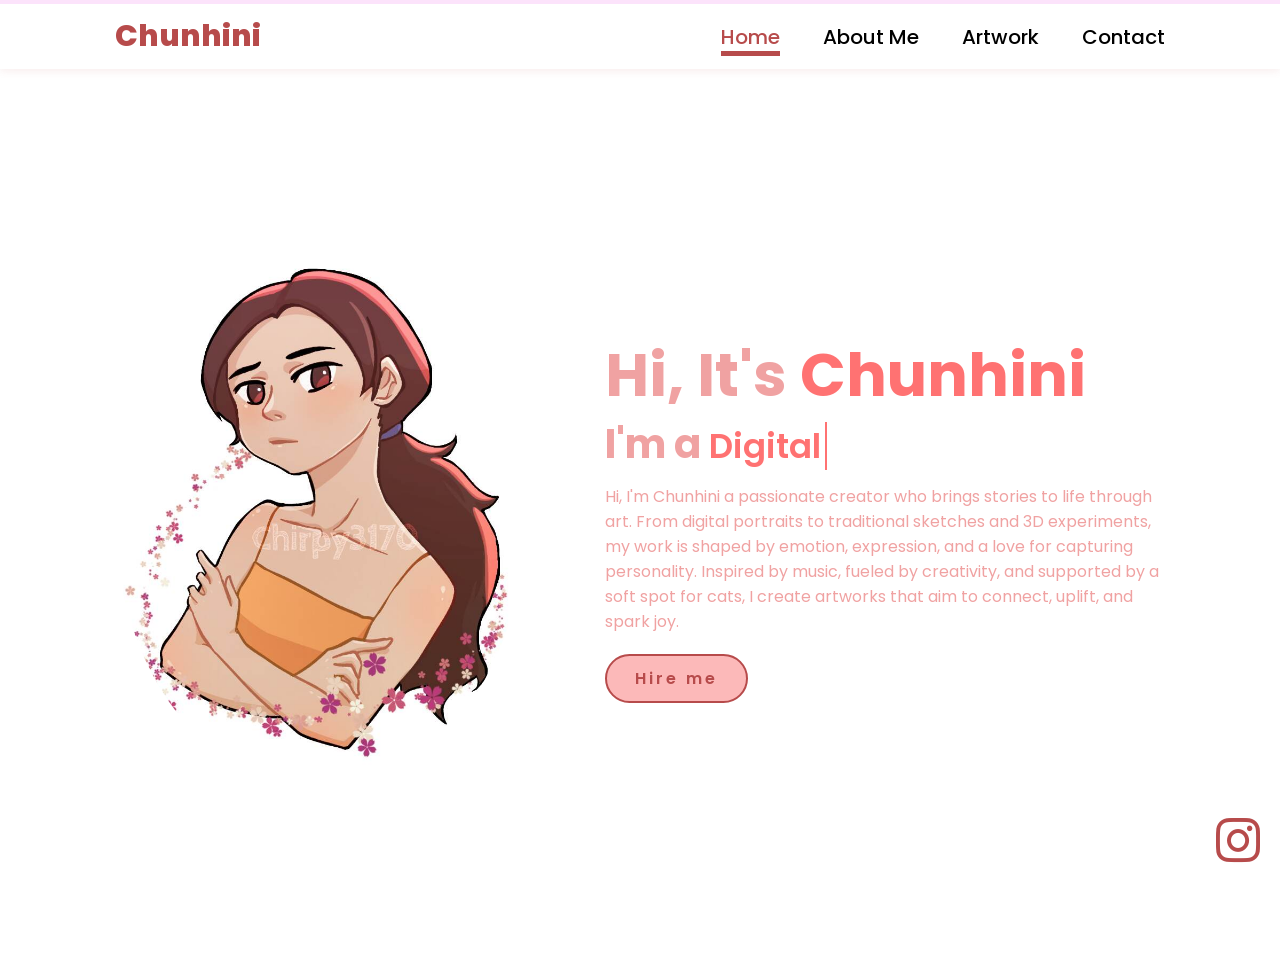
<file: index.html>
<!DOCTYPE html>
<html lang="en">
    
<head>
    <meta charset="UTF-8">
    <meta name="viewport" content="width=device-width, initial-scale=1.0">
    <link rel="stylesheet" href="https://cdnjs.cloudflare.com/ajax/libs/font-awesome/6.5.2/css/all.min.css">
    <link rel="stylesheet" href="styles.css">
    <title>Portfolio Website</title>
</head>
<body class="fade-in">
    <header>
        <a href="#" class="logo">Chunhini</a>
        <div class="hamburger">
            <span></span>
            <span></span>
            <span></span>
        </div>
        <nav>
            <a href="index.html" class="active">Home</a>
            <a href="about.html">About Me</a>
            <a href="gallery.html">Artwork</a>
            <a href="contact.html">Contact</a>
        </nav>
    </header>
    <section class="home">
        <div class="home-img">
            <img src="images/profilePic.jpg" alt="">
        </div>
        <div class="home-content">
            <h1>Hi, It's <span>Chunhini</span></h1>
            <h3>I'm a <span class="typing-text"></span></h3>
            <p>Hi, I'm Chunhini  a passionate creator who brings stories to life through art.
From digital portraits to traditional sketches and 3D experiments, my work is shaped by emotion, expression, and a love for capturing personality. Inspired by music, fueled by creativity, and supported by a soft spot for cats, I create artworks that aim to connect, uplift, and spark joy.
</p>
           
            <a href="https://www.instagram.com/chunhini/" class="btn">Hire me</a>
        </div>
    </section>

    <!-- Floating Instagram Icon -->
    <a href="https://www.instagram.com/chunhini/" class="big-ig" target="_blank">
        <i class="fa-brands fa-instagram"></i>
    </a>

    <script src="app.js"></script>

</body>
</html>
</file>
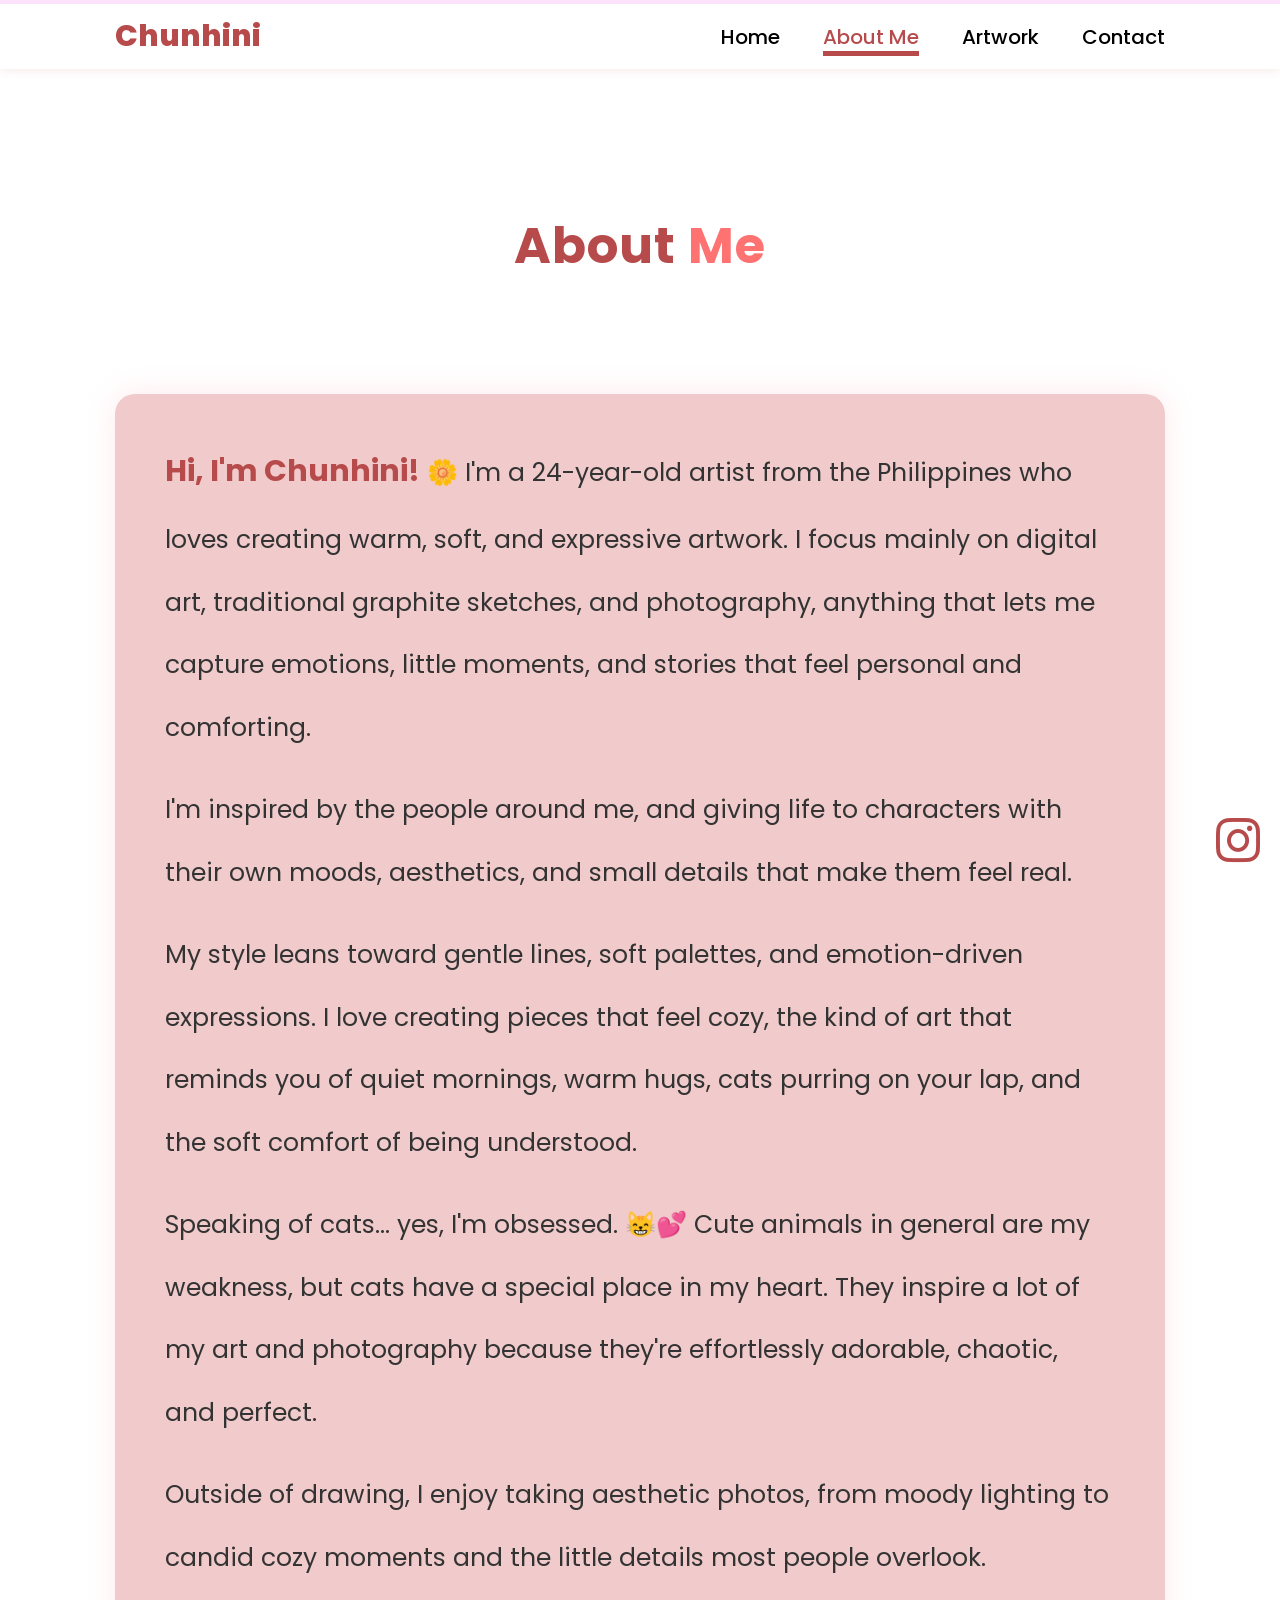
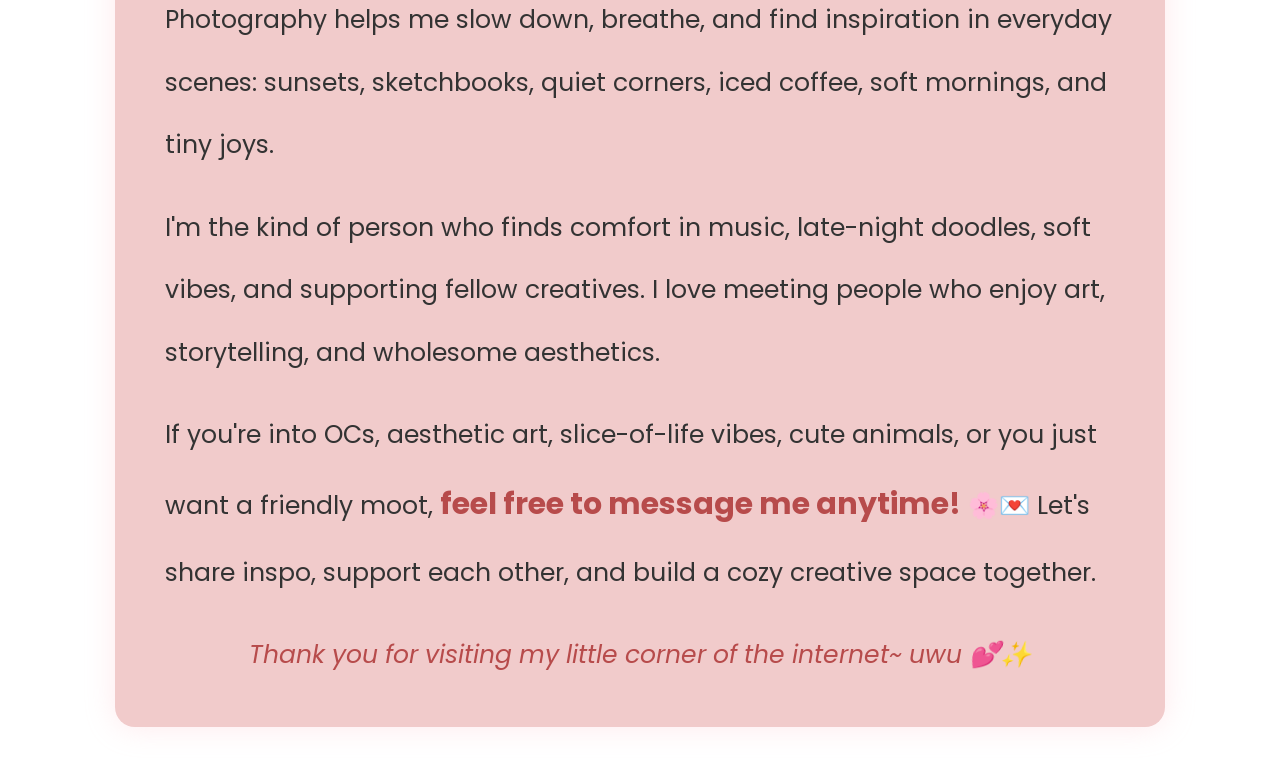
<file: about.html>
<!DOCTYPE html>
<html lang="en">
<head>
    <meta charset="UTF-8" />
    <meta name="viewport" content="width=device-width, initial-scale=1.0" />
    <link rel="stylesheet" href="styles.css" />
    <link rel="stylesheet" href="https://cdnjs.cloudflare.com/ajax/libs/font-awesome/6.5.2/css/all.min.css">
    <title>About – Chunhini</title>
</head>

<body class="fade-in">

    <header>
        <a href="index.html" class="logo">Chunhini</a>
        <div class="hamburger">
            <span></span>
            <span></span>
            <span></span>
        </div>
        <nav>
            <a href="index.html">Home</a>
            <a href="about.html" class="active">About Me</a>
            <a href="gallery.html">Artwork</a>
            <a href="contact.html">Contact</a>
        </nav>
    </header>

    <section class="home about-page">
        <div class="about-glow"></div>

        <h1 class="about-title">About <span>Me</span></h1>

        <div class="about-card">

            <p>
                <strong class="about-highlight">Hi, I'm Chunhini!</strong> 🌼  
                    I'm a 24-year-old artist from the Philippines who loves creating warm, soft, and expressive artwork.
                I focus mainly on digital art, traditional graphite sketches, and photography, anything that lets me
                capture emotions, little moments, and stories that feel personal and comforting.
            </p>

            <p style="margin-bottom: 2rem;">
                I'm inspired by the people around me, and giving life to characters with their own moods, aesthetics, and small details that make them feel real.
            </p>

            <p style="margin-bottom: 2rem;">
                My style leans toward gentle lines, soft palettes, and emotion-driven expressions. I love creating pieces
                that feel cozy, the kind of art that reminds you of quiet mornings, warm hugs, cats purring on your lap,
                and the soft comfort of being understood.
            </p>

            <p style="margin-bottom: 2rem;">
                Speaking of cats… yes, I'm obsessed. 😸💕 Cute animals in general are my weakness, but cats have a special
                place in my heart. They inspire a lot of my art and photography because they're effortlessly adorable,
                chaotic, and perfect.
            </p>

            <p style="margin-bottom: 2rem;">
                Outside of drawing, I enjoy taking aesthetic photos, from moody lighting to candid cozy moments and the
                little details most people overlook. Photography helps me slow down, breathe, and find inspiration in everyday
                scenes: sunsets, sketchbooks, quiet corners, iced coffee, soft mornings, and tiny joys.
            </p>

            <p style="margin-bottom: 2rem;">
                I'm the kind of person who finds comfort in music, late-night doodles, soft vibes, and supporting fellow
                creatives. I love meeting people who enjoy art, storytelling, and wholesome aesthetics.
            </p>

            <p>
                If you're into OCs, aesthetic art, slice-of-life vibes, cute animals, or you just want a friendly moot,
                <strong class="about-highlight">feel free to message me anytime!</strong> 🌸💌  
                Let's share inspo, support each other, and build a cozy creative space together.
            </p>

            <p style="margin-top: 2rem; font-style: italic; color:#b74b4b; text-align:center;">
                Thank you for visiting my little corner of the internet~ uwu 💕✨
            </p>

        </div>

    </section>

    <!-- Floating Instagram Icon -->
    <a href="https://www.instagram.com/chunhini/" class="big-ig" target="_blank">
        <i class="fa-brands fa-instagram"></i>
    </a>

    <script src="app.js"></script>
</body>
</html>
</file>
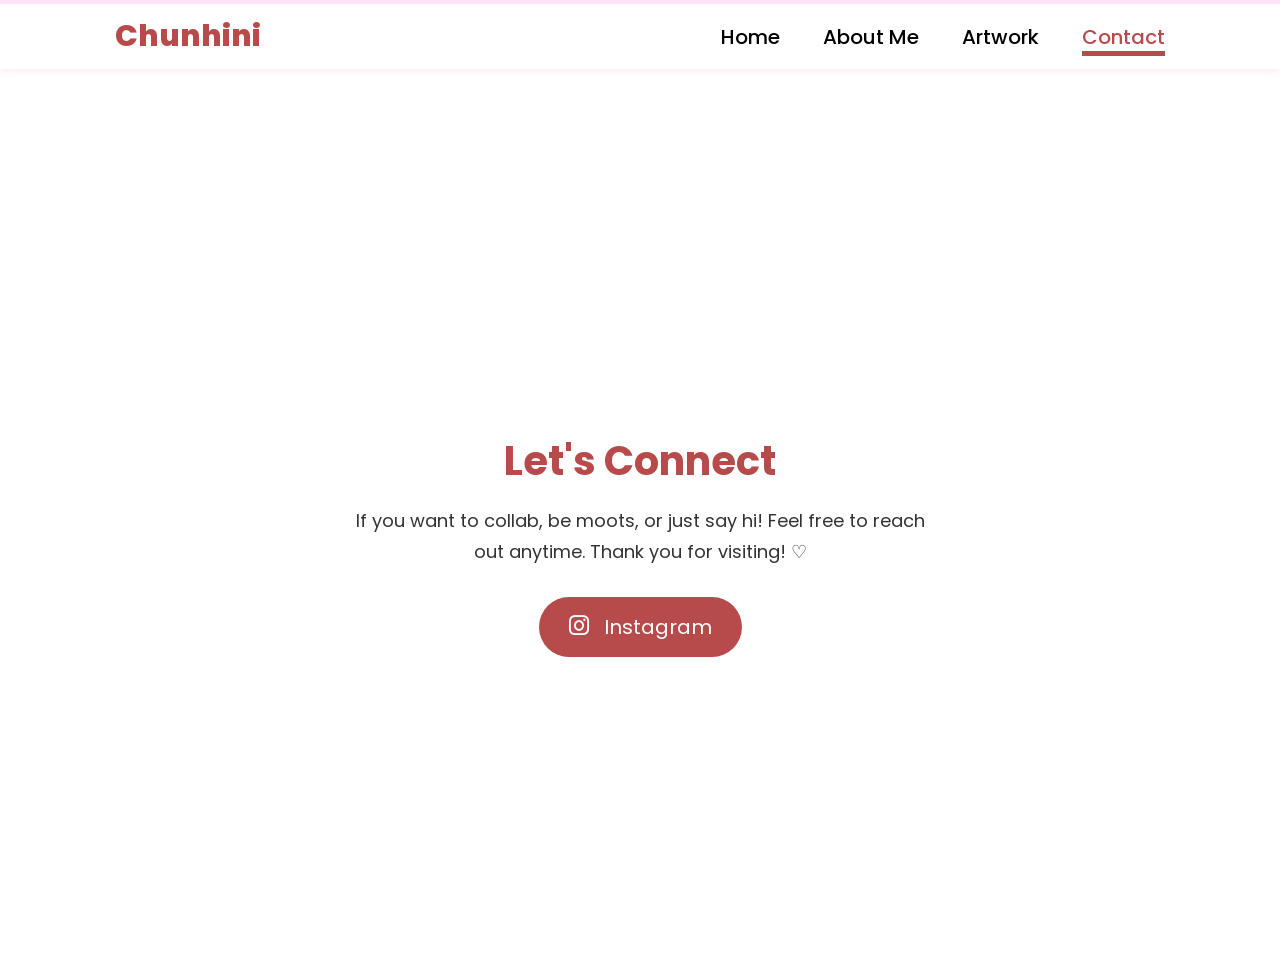
<file: contact.html>
<!DOCTYPE html>
<html lang="en">
<head>
    <meta charset="UTF-8">
    <meta name="viewport" content="width=device-width, initial-scale=1.0">
    <link rel="stylesheet" href="https://cdnjs.cloudflare.com/ajax/libs/font-awesome/6.5.2/css/all.min.css">
    <link rel="stylesheet" href="styles.css">
    <title>Connect • Chunhini</title>
</head>

<body class="fade-in">
    <header>
        <a href="index.html" class="logo">Chunhini</a>
        <div class="hamburger">
            <span></span>
            <span></span>
            <span></span>
        </div>
        <nav>
            <a href="index.html">Home</a>
            <a href="about.html">About Me</a>
            <a href="gallery.html">Artwork</a>
            <a href="contact.html" class="active">Contact</a>
        </nav>
    </header>

    <section class="contact-section">
        <div class="contact-container">
            <h1>Let's Connect</h1>

            <p class="connect-text">
                If you want to collab, be moots, or just say hi! 
                Feel free to reach out anytime.  
                Thank you for visiting! ♡
            </p>

            <a href="https://www.instagram.com/chunhini/"
               target="_blank"
               class="insta-btn">
               <i class="fa-brands fa-instagram"></i> Instagram
            </a>

        </div>
    </section>
<script src="app.js"></script>

</body>
</html>
</file>
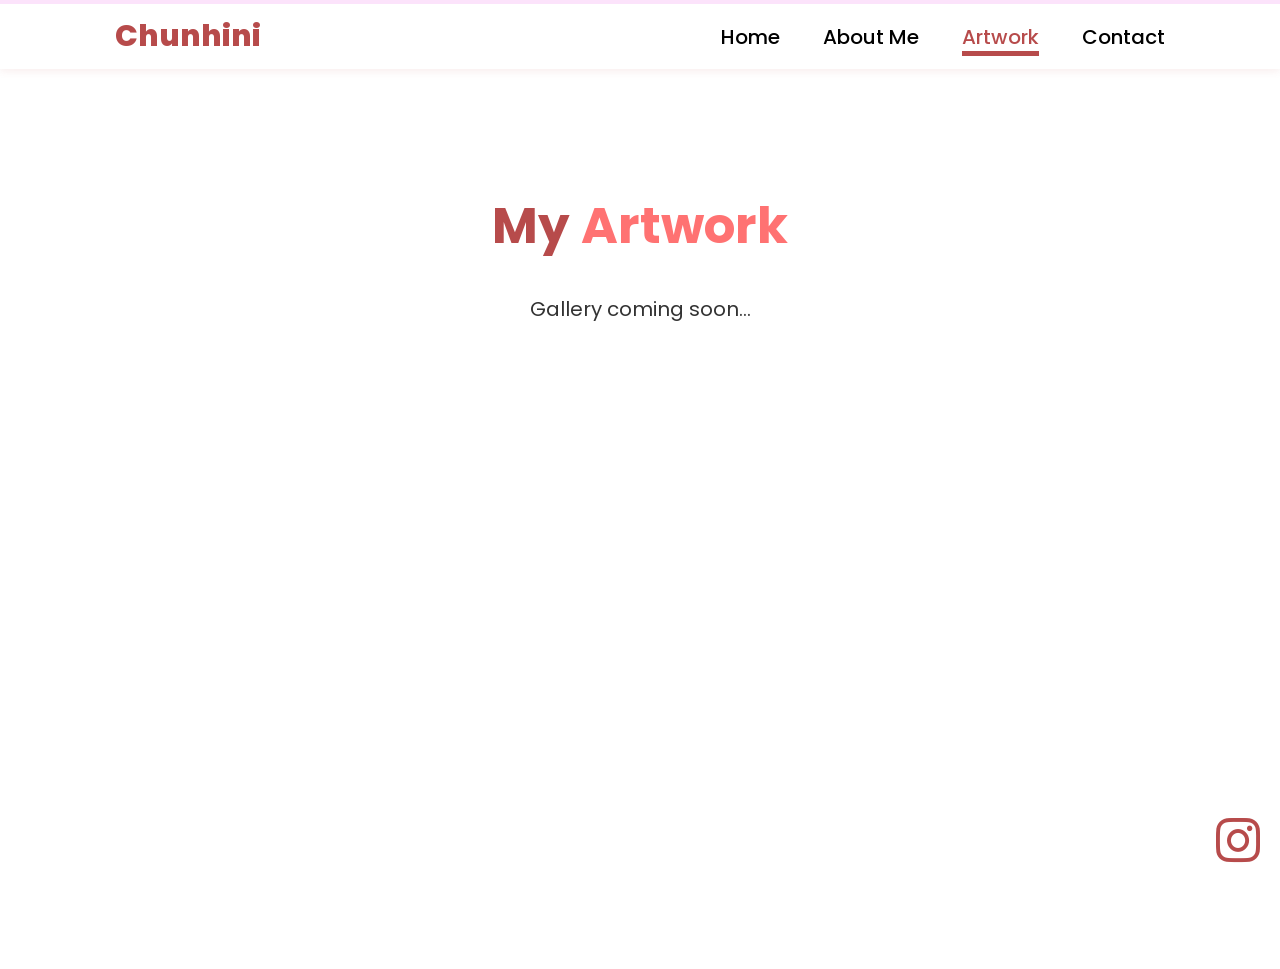
<file: gallery.html>
<!DOCTYPE html>
<html lang="en">
<head>
    <meta charset="UTF-8">
    <meta name="viewport" content="width=device-width, initial-scale=1.0">
    <link rel="stylesheet" href="https://cdnjs.cloudflare.com/ajax/libs/font-awesome/6.5.2/css/all.min.css">
    <link rel="stylesheet" href="styles.css">
    <title>Artwork • Chunhini</title>
</head>

<body class="fade-in">
    <header>
        <a href="index.html" class="logo">Chunhini</a>
        <div class="hamburger">
            <span></span>
            <span></span>
            <span></span>
        </div>
        <nav>
            <a href="index.html">Home</a>
            <a href="about.html">About Me</a>
            <a href="gallery.html" class="active">Artwork</a>
            <a href="contact.html">Contact</a>
        </nav>
    </header>

    <section style="padding-top: 12rem; text-align: center; min-height: 100vh;">
        <h1 style="font-size: 5rem; color: #b74b4b; margin-bottom: 3rem;">
            My <span>Artwork</span>
        </h1>
        <p style="font-size: 2rem; color: #333;">
            Gallery coming soon...
        </p>
    </section>

    <!-- Floating Instagram Icon -->
    <a href="https://www.instagram.com/chunhini/" class="big-ig" target="_blank">
        <i class="fa-brands fa-instagram"></i>
    </a>

    <script src="app.js"></script>
</body>
</html>
</file>
<file: styles.css>
@import url('https://fonts.googleapis.com/css2?family=Poppins:wght@100;200;300;400;500;600&display=swap');

html {
  --s: 109px;
  --c1: #fff2f2;
  --c2: #fce3fb;

  --_g:
     var(--c1) 0% 5%, var(--c2) 6% 15%, var(--c1) 16% 25%, var(--c2) 26% 35%,
     var(--c1) 36% 45%, var(--c2) 46% 55%, var(--c1) 56% 65%, var(--c2) 66% 75%,
     var(--c1) 76% 85%, var(--c2) 86% 95%, #0000 96%;

  background:
    radial-gradient(50% 50% at 100% 0, var(--_g)),
    radial-gradient(50% 50% at 0 100%, var(--_g)),
    radial-gradient(50% 50%, var(--c1)),
    radial-gradient(50% 50%, var(--c1)) calc(var(--s)/2) calc(var(--s)/2),
    var(--c1);

  background-size: var(--s) var(--s);
}

*{
    margin: 0;
    padding: 0;
    box-sizing: border-box;
    text-decoration: none;
    border: none;
    outline: none;
    font-family: 'Poppins', sans-serif;
}

html{
    font-size: 62.5%;
}

body{
    width: 100%;
    min-height: 100vh;
    overflow-x: hidden;
    background: inherit;
    color: rgb(240, 162, 162);
    /* Prevent flash before JS fade-in loads */
    opacity: 0;
}

.fade-in {
    animation: fadeInPage 1.2s ease-in-out forwards;
}

@keyframes fadeInPage {
    from { opacity: 0; }
    to   { opacity: 1; }
}

.fade-out {
    animation: fadeOutPage 0.6s ease-in-out forwards;
}

@keyframes fadeOutPage {
    from { opacity: 1; }
    to   { opacity: 0; }
}

header{
    position: sticky;
    top: 0;
    width: 100%;
    padding: 1rem 9%;
    background-color: rgba(255, 255, 255, 0.95);
    box-shadow: 0 2px 8px rgba(183, 75, 75, 0.1);
    border-top: 4px solid #fce3fb;
    display: flex;
    justify-content: space-between;
    align-items: center;
    z-index: 100;
}

.logo{
    font-size: 3rem;
    color: #b74b4b;
    font-weight: 800;
    cursor: pointer;
    transition: 0.5s ease;
}

.logo:hover{
    transform: scale(1.1);
}

nav a{
    font-size: 2rem;
    color: rgb(0, 0, 0);
    margin-left: 4rem;
    font-weight: 500;
    transition: 0.3s ease;
    border-bottom: 3px solid transparent;
}

nav a:hover,
nav a.active{
    color: #b74b4b;
    border-bottom: 5px solid #b74b4b;
}

.hamburger{
    display: none;
    flex-direction: column;
    cursor: pointer;
}

.hamburger span{
    width: 25px;
    height: 3px;
    background-color: #b74b4b;
    margin: 5px 0;
    border-radius: 3px;
    transition: 0.3s ease;
}

@media(max-width:995px){
    header{
        padding: 1rem 4%;
    }

    .logo{
        font-size: 2rem;
    }

    .big-ig{
        font-size: 1.5rem;
    }

    .hamburger{
        display: flex;
    }

    nav{
        position: absolute;
        display: none;
        top: 0;
        right: 0;
        width: 80%;
        max-width: 300px;
        height: 100vh;
        background: linear-gradient(135deg, #fff2f2 0%, #fce3fb 100%);
        border-left: 3px solid #fce3fb;
        padding: 8rem 2rem 2rem 2rem;
        flex-direction: column;
        gap: 2rem;
    }

    nav.active{
        display: flex;
    }

    nav a{
        display: block;
        font-size: 1.8rem;
        margin: 0;
        color: #333;
        padding: 1rem 1.5rem;
        border-radius: 0.5rem;
        border-bottom: none;
        border-left: 3px solid transparent;
        transition: 0.3s ease;
    }

    nav a:hover,
    nav a.active{
        background-color: rgba(183, 75, 75, 0.1);
        color: #b74b4b;
        border-left: 3px solid #b74b4b;
        border-bottom: none;
    }

    .hamburger.active span:nth-child(1){
        transform: rotate(45deg) translate(10px, 10px);
    }

    .hamburger.active span:nth-child(2){
        opacity: 0;
    }

    .hamburger.active span:nth-child(3){
        transform: rotate(-45deg) translate(8px, -8px);
    }

    section{
        padding: 2rem 4% 2rem;
    }

    .home{
        flex-direction: column;
        gap: 2rem;
        padding: 2rem 1.5rem;
    }

    .home-content{
        width: 100%;
        padding: 0 1rem;
    }

    .home-img img{
        width: 60vw;
    }

    .home-content h1{
        font-size: 2.2rem;
        line-height: 1.2;
    }

    .home-content h3{
        font-size: 1.5rem;
    }

    .home-content p{
        font-size: 1rem;
        line-height: 1.6;
    }
}

@media(max-width:1200px){
    section{
        padding: 2rem 3rem;
    }

    .home{
        flex-direction: column;
        gap: 2rem;
        padding: 2rem 2rem;
        align-items: flex-start;
    }

    .home-content{
        width: 100%;
        padding: 0 1.5rem;
    }

    .home-content h1{
        font-size: 3rem;
        line-height: 1.3;
    }

    .home-content h3{
        font-size: 2rem;
    }

    .home-content p{
        font-size: 1.3rem;
        line-height: 1.7;
    }

    .about-page{
        padding-top: 8rem;
        padding-bottom: 3rem;
    }

    .about-title{
        font-size: 4rem;
    }

    .about-card{
        padding: 2.5rem 2.5rem;
        font-size: 1.8rem;
        line-height: 2.2;
    }

    .about-highlight{
        font-size: 2.5rem;
    }
}

@media(max-width:500px){
    section{
        padding: 1.5rem 2rem;
    }

    .home{
        padding: 1.5rem 1rem;
        gap: 1.5rem;
    }

    .home-content{
        padding: 0 0.75rem;
    }

    .home-content h1{
        font-size: 1.8rem;
        line-height: 1.2;
    }

    .home-content h3{
        font-size: 1.2rem;
        margin-bottom: 0.5rem;
    }

    .home-content p{
        font-size: 0.9rem;
        line-height: 1.5;
    }

    .home-img img{
        width: 70vw;
        max-width: 280px;
    }

    .about-page{
        padding-top: 6rem;
        padding-bottom: 2rem;
    }

    .about-title{
        font-size: 2.5rem;
    }

    .about-card{
        padding: 1.5rem 1.5rem;
        font-size: 1.3rem;
        line-height: 1.8;
    }

    .about-highlight{
        font-size: 1.8rem;
    }
}

section{
    min-height: 100vh;
    padding: 5rem 9% 5rem;
}

.home{
    display: flex;
    justify-content: center;
    align-items: center;
    gap: 8rem;
    background-color: rgb(255, 255, 255);
    min-height: 100vh;
    overflow: visible;
}

.home .home-content h1{
    font-size: 6rem;
    font-weight: 700;
    line-height: 1.3;
}

span{
    color: #ff7272;
}

.home-content h3{
    font-size: 4rem;
    margin-bottom: 1rem;
    font-weight: 700;
}

.home-content p{
    font-size: 1.6rem;
}

.typing-text{
    position: relative;
    display: inline;
    color: #ff7272;
    border-right: 2px solid #ff7272;
    padding-right: 4px;
}

@keyframes blink{
    0%, 49%{
        opacity: 1;
    }
    50%, 100%{
        opacity: 0;
    }
}

.home-img{
    border-radius: 50%;
}

.home-img img{
    position: relative;
    width: 32vw;
    border-radius: 50%;
    box-shadow: 0 0 25px solid #b74b4b;
    cursor: pointer;
    transition: 0.2s linear;
}

.home-img img:hover{
    transform: scale(1.05);
}

.about-page{
    flex-direction: column;
    text-align: center;
    padding-top: 14rem;
    padding-bottom: 5rem;
    position: relative;
    min-height: 100vh;
    height: auto;
    overflow: visible;
}

.about-glow{
    position: absolute;
    top: 10%;
    left: 50%;
    transform: translateX(-50%);
    width: 450px;
    height: 450px;
    background: rgba(255, 182, 193, 0.25);
    filter: blur(120px);
    border-radius: 50%;
    z-index: -1;
}

.about-title{
    font-size: 5rem;
    color: #b74b4b;
    margin-bottom: 3rem;
    letter-spacing: 0.1rem;
}

.about-card{
    max-width: 1200px;
    width: 100%;
    background: rgb(241, 203, 203);
    padding: 4rem 5rem;
    border-radius: 2rem;
    backdrop-filter: blur(10px);
    box-shadow: 0 0 30px rgba(255, 182, 193, 0.3);
    text-align: left;
    font-size: 2.5rem;
    line-height: 2.5;
    color: #333;
    margin: 0 auto;
}

.about-card p{
    margin-bottom: 2rem;
}

.about-card p:last-child{
    margin-bottom: 0;
}

.about-highlight{
    color: #b74b4b;
    font-size: 3rem;
}

.social-icons a{
    display: inline-flex;
    justify-content: center;
    align-items: center;
    width: 4rem;
    height: 4rem;
    background-color: transparent;
    border: 0.2rem solid #b74b4b;
    font-size: 2rem;
    border-radius: 50%;
    margin: 3rem 1.5rem 3rem 0;
    transition: 0.3s ease;
    color: #b74b4b;
}

.social-icons a:hover{
    color: black;
    transform: scale(1.3) translateY(-5px);
    background-color: #b74b4b;
    box-shadow: 0  0 25px #b74b4b;
}

.btn{
     margin-top: 2rem;
    display: inline-block;
    padding: 1rem 2.8rem;
    background-color: rgb(252, 185, 185);
    border-radius: 4rem;
    font-size: 1.6rem;
    color: #b74b4b;
    letter-spacing: 0.3rem;
    font-weight: 600;
    border: 2px solid #b74b4b;
    transition: 0.3s ease;
    cursor: pointer;
}

.btn:hover{
    transform: scale3d(1.03);
    background-color: #b74b4b;
    color: rgb(255, 231, 231);
    box-shadow: 0 0 25px #b74b4b;
}

.typing-text{
    font-size: 34px;
    font-weight: 600;
    min-width: 280px;
}

.typing-text span{
    position: relative;
    display: inline-block;
}

.typing-text span::before{
    content: "Digital Artist";
    color: #b74b4b;
    animation: words 20s infinite;
}

.typing-text span::after{
    content: "";
    background-color: rgb(255, 255, 255);
    position: absolute;
    width: calc(100% + 8px);
    height: 100%;
    border-left: 3px solid #ffffff;
    right: -8;
    animation: cursor 0.6s infinite;
}

@keyframes cursor{
    to{
        border-left: 3px solid #b74b4b;
    }
}

@keyframes words{
    0%, 20%{
        content: "Digital Artist";
    }
    21%, 40%{
        content: "Musician";
    }
    41%, 60%{
        content: "Traditional Artist";
    }
    61%, 80%{
        content: "Photographer";
    }
    81%, 100%{
        content: "Cat Lover";
    }
}

@media (max-width: 1000px){
    .home{
        gap: 4rem;
    }
}

@media(max-width:995px){
    .home{
        flex-direction: column;
        align-items: flex-start;
        margin: 5rem 4rem;
        padding-top: 2rem;
    }

    .home .home-content h3{
        font-size: 2.5rem;
    }

    .home-content h1{
        font-size: 5rem;
    }

    .home-img img{
        width: 70vw;
        margin-top: 4rem;
    }

    .about-page{
        padding-top: 10rem;
        padding-bottom: 4rem;
    }

    .about-title{
        font-size: 3.8rem;
    }

    .about-card{
        padding: 2rem 2rem;
        font-size: 1.85rem;
        line-height: 2;
    }

    .about-glow{
        width: 300px;
        height: 300px;
        top: 8%;
    }
}
.big-ig {
    position: fixed;
    right: 2rem;
    bottom: 2rem;
    font-size: 5rem;
    color: #b74b4b;
    z-index: 200;
    transition: 0.3s ease;
}

/* Connect Page */
.contact-section {
    display: flex;
    justify-content: center;
    align-items: center;
    height: 100vh;
    overflow: hidden;
    background-color: white;
    padding-top: 10rem;
}

.contact-container {
    max-width: 600px;
    text-align: center;
}

.contact-container h1 {
    font-size: 4rem;
    color: #b74b4b;
    margin-bottom: 1.5rem;
}

.connect-text {
    font-size: 1.8rem;
    color: #333;
    margin-bottom: 3rem;
    line-height: 1.7;
}

/* Instagram Button */
.insta-btn {
    display: inline-block;
    padding: 1.5rem 3rem;
    background-color: #b74b4b;
    color: white;
    font-size: 2rem;
    border-radius: 4rem;
    transition: 0.3s ease;
}

.insta-btn i {
    margin-right: 1rem;
    font-size: 2.3rem;
}

.insta-btn:hover {
    background-color: #ff8c8c;
    transform: scale(1.05);
    box-shadow: 0 0 20px #b74b4b;
}
</file>
